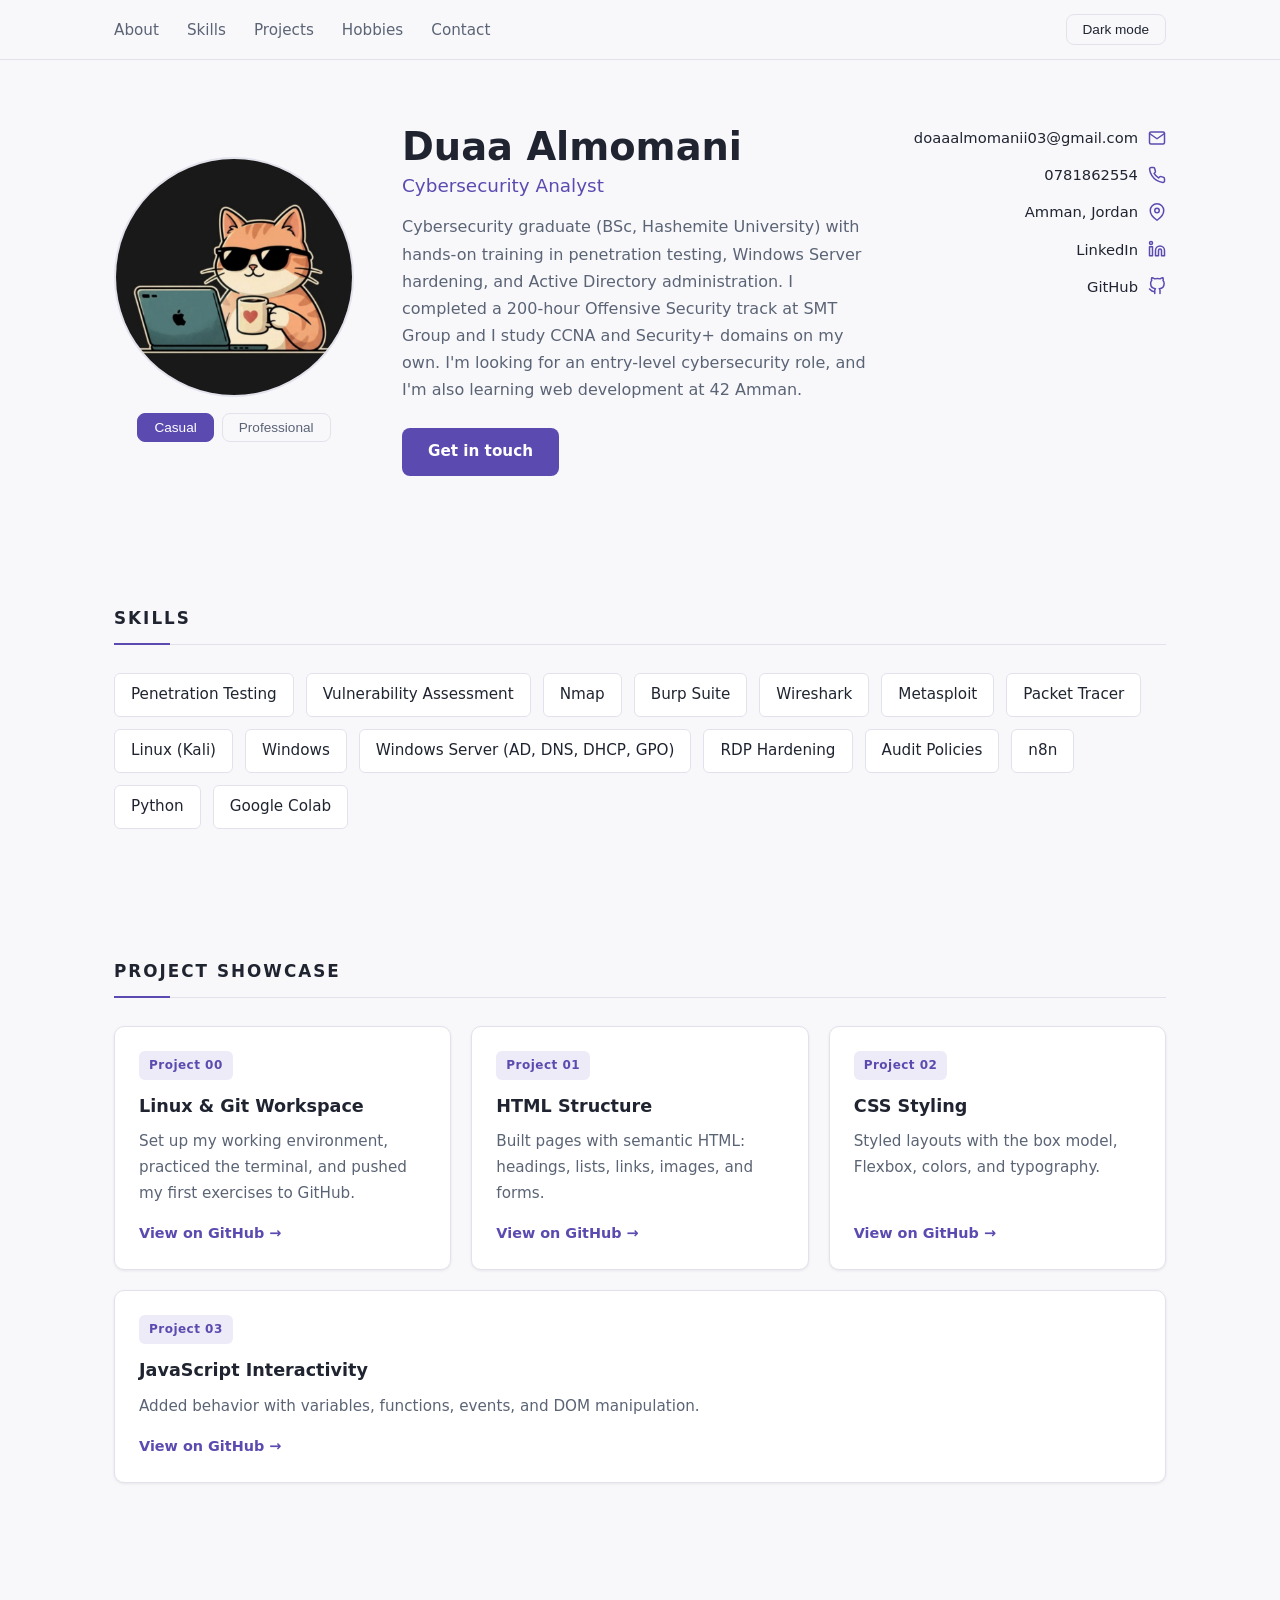
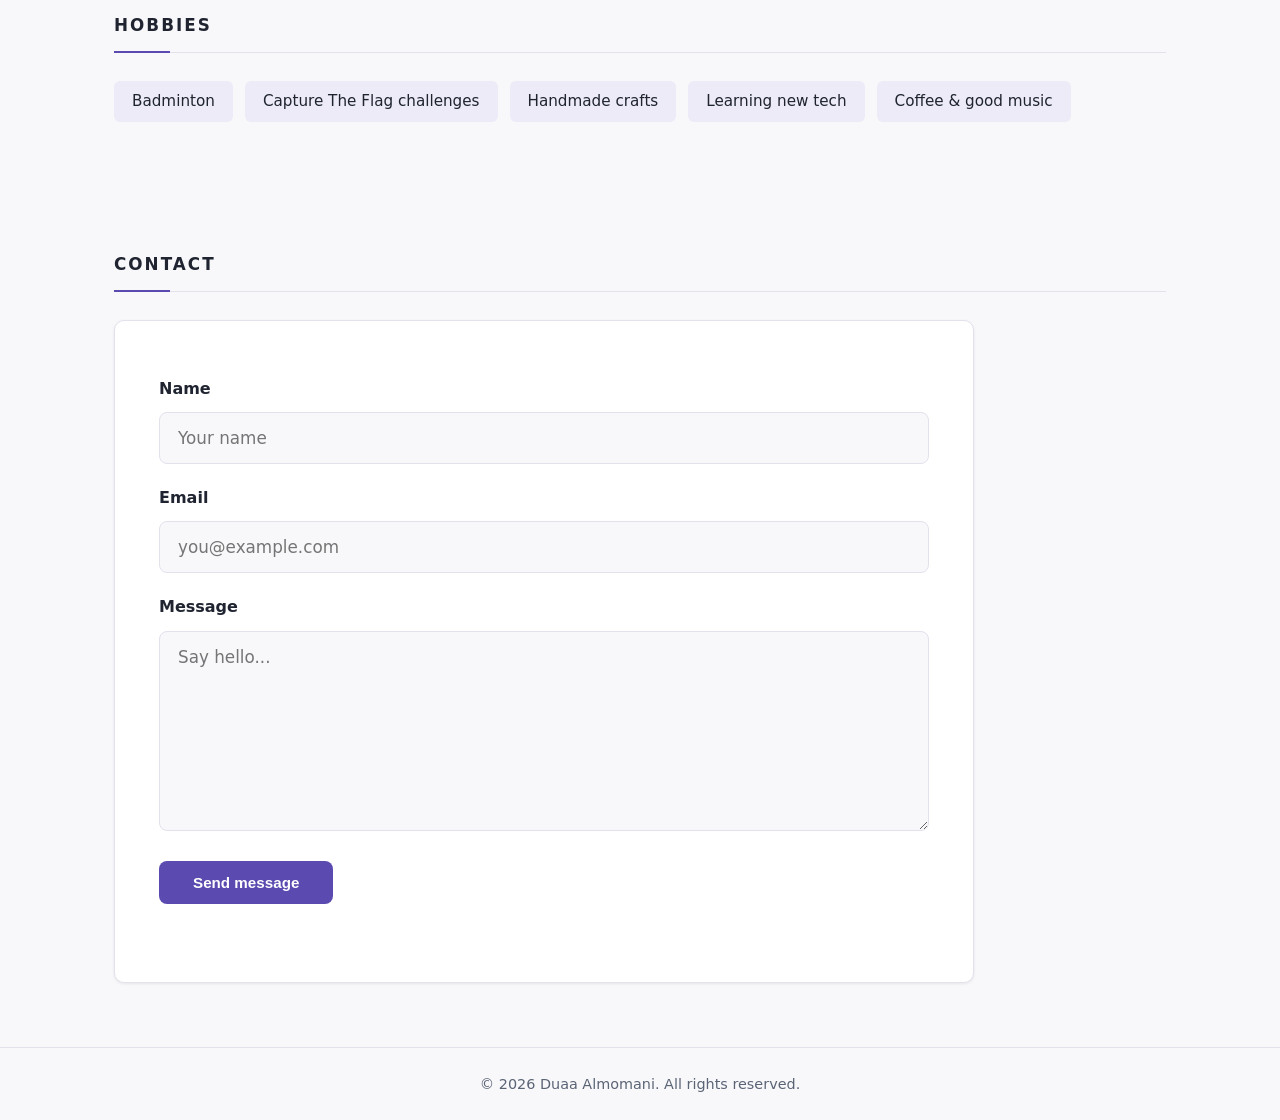
<file: bounce01/index.html>
<!DOCTYPE html>
<html lang="en" data-theme="light">
<head>
  <meta charset="UTF-8">
  <meta name="viewport" content="width=device-width, initial-scale=1.0">
  <meta name="description" content="Personal portfolio of Duaa Almomani, Cybersecurity Analyst">
  <title>Duaa Almomani | Portfolio</title>
  <link rel="stylesheet" href="style.css">
</head>
<body>

  <!-- ===== Header / Navbar ===== -->
  <header class="site-header">
    <nav class="navbar">
      <ul class="nav-links">
        <li><a href="#about">About</a></li>
        <li><a href="#skills">Skills</a></li>
        <li><a href="#projects">Projects</a></li>
        <li><a href="#hobbies">Hobbies</a></li>
        <li><a href="#contact">Contact</a></li>
      </ul>

      <button id="theme-toggle" class="theme-btn" type="button" aria-label="Switch theme">
        Dark mode
      </button>
    </nav>
  </header>

  <main>

    <!-- ===== About Me ===== -->
    <section id="about" class="section about">
      <div class="about-photo">
        <img src="assets/casual.jpg" alt="Duaa Almomani, casual photo" id="profile-photo">
	
	<div class="photo-switcher" role="group" aria-label="Choose profile photo style">
    	  <button type="button" class="photo-btn active" data-photo="casual" aria-pressed="true">Casual</button>
          <button type="button" class="photo-btn" data-photo="professional" aria-pressed="false">Professional</button>
  	</div>
      </div>

      <div class="about-text">

        <!-- Left: name, title, paragraph, button (stacked together) -->
        <div class="about-main">
          <h1>Duaa Almomani</h1>
          <h2>Cybersecurity Analyst</h2>
          <p>
            Cybersecurity graduate (BSc, Hashemite University) with hands-on training
            in penetration testing, Windows Server hardening, and Active Directory
            administration. I completed a 200-hour Offensive Security track at SMT Group
            and I study CCNA and Security+ domains on my own. I'm looking for an
            entry-level cybersecurity role, and I'm also learning web development
            at 42 Amman.
          </p>
          <a href="#contact" class="btn">Get in touch</a>
        </div>

        <!-- Right: contact info (icon on the far right, text on its left) -->
        <ul class="contact-info">
          <li>
            <a class="contact-item" href="mailto:doaaalmomanii03@gmail.com">
              <svg class="icon" width="18" height="18" viewBox="0 0 24 24" fill="none" stroke="currentColor" stroke-width="2" stroke-linecap="round" stroke-linejoin="round" aria-hidden="true">
                <path d="M4 4h16c1.1 0 2 .9 2 2v12c0 1.1-.9 2-2 2H4c-1.1 0-2-.9-2-2V6c0-1.1.9-2 2-2z"/>
                <polyline points="22,6 12,13 2,6"/>
              </svg>
              <span>doaaalmomanii03@gmail.com</span>
            </a>
          </li>
          <li>
            <a class="contact-item" href="tel:+962781862554">
              <svg class="icon" width="18" height="18" viewBox="0 0 24 24" fill="none" stroke="currentColor" stroke-width="2" stroke-linecap="round" stroke-linejoin="round" aria-hidden="true">
                <path d="M22 16.92v3a2 2 0 0 1-2.18 2 19.79 19.79 0 0 1-8.63-3.07 19.5 19.5 0 0 1-6-6 19.79 19.79 0 0 1-3.07-8.67A2 2 0 0 1 4.11 2h3a2 2 0 0 1 2 1.72 12.84 12.84 0 0 0 .7 2.81 2 2 0 0 1-.45 2.11L8.09 9.91a16 16 0 0 0 6 6l1.27-1.27a2 2 0 0 1 2.11-.45 12.84 12.84 0 0 0 2.81.7A2 2 0 0 1 22 16.92z"/>
              </svg>
              <span>0781862554</span>
            </a>
          </li>
          <li>
            <span class="contact-item">
              <svg class="icon" width="18" height="18" viewBox="0 0 24 24" fill="none" stroke="currentColor" stroke-width="2" stroke-linecap="round" stroke-linejoin="round" aria-hidden="true">
                <path d="M21 10c0 7-9 13-9 13s-9-6-9-13a9 9 0 0 1 18 0z"/>
                <circle cx="12" cy="10" r="3"/>
              </svg>
              <span>Amman, Jordan</span>
            </span>
          </li>
          <li>
            <a class="contact-item" href="https://www.linkedin.com/in/duaa-almomani-2b4b322b7" target="_blank" rel="noopener noreferrer">
              <svg class="icon" width="18" height="18" viewBox="0 0 24 24" fill="none" stroke="currentColor" stroke-width="2" stroke-linecap="round" stroke-linejoin="round" aria-hidden="true">
                <path d="M16 8a6 6 0 0 1 6 6v7h-4v-7a2 2 0 0 0-2-2 2 2 0 0 0-2 2v7h-4v-7a6 6 0 0 1 6-6z"/>
                <rect x="2" y="9" width="4" height="12"/>
                <circle cx="4" cy="4" r="2"/>
              </svg>
              <span>LinkedIn</span>
            </a>
          </li>
          <li>
            <a class="contact-item" href="https://github.com/DoaaAlmomani" target="_blank" rel="noopener noreferrer">
              <svg class="icon" width="18" height="18" viewBox="0 0 24 24" fill="none" stroke="currentColor" stroke-width="2" stroke-linecap="round" stroke-linejoin="round" aria-hidden="true">
                <path d="M9 19c-5 1.5-5-2.5-7-3m14 6v-3.87a3.37 3.37 0 0 0-.94-2.61c3.14-.35 6.44-1.54 6.44-7A5.44 5.44 0 0 0 20 4.77 5.07 5.07 0 0 0 19.91 1S18.73.65 16 2.48a13.38 13.38 0 0 0-7 0C6.27.65 5.09 1 5.09 1A5.07 5.07 0 0 0 5 4.77a5.44 5.44 0 0 0-1.5 3.78c0 5.42 3.3 6.61 6.44 7A3.37 3.37 0 0 0 9 18.13V22"/>
              </svg>
              <span>GitHub</span>
            </a>
          </li>
        </ul>

      </div>
    </section>

    <!-- ===== Skills ===== -->
    <section id="skills" class="section">
      <h2 class="section-title">Skills</h2>
      <ul class="skills-grid">
        <li class="skill-card">Penetration Testing</li>
        <li class="skill-card">Vulnerability Assessment</li>
        <li class="skill-card">Nmap</li>
        <li class="skill-card">Burp Suite</li>
        <li class="skill-card">Wireshark</li>
        <li class="skill-card">Metasploit</li>
        <li class="skill-card">Packet Tracer</li>
        <li class="skill-card">Linux (Kali)</li>
        <li class="skill-card">Windows</li>
        <li class="skill-card">Windows Server (AD, DNS, DHCP, GPO)</li>
        <li class="skill-card">RDP Hardening</li>
        <li class="skill-card">Audit Policies</li>
        <li class="skill-card">n8n</li>
        <li class="skill-card">Python</li>
        <li class="skill-card">Google Colab</li>
      </ul>
    </section>

    <!-- ===== Projects ===== -->
    <section id="projects" class="section">
      <h2 class="section-title">Project Showcase</h2>
      <div class="projects-grid">

        <a class="project-card" href="https://github.com/DoaaAlmomani/project00.git" target="_blank" rel="noopener noreferrer">
          <span class="project-tag">Project 00</span>
          <h3>Linux &amp; Git Workspace</h3>
          <p>Set up my working environment, practiced the terminal, and pushed my first exercises to GitHub.</p>
          <span class="project-more">View on GitHub →</span>
        </a>

        <a class="project-card" href="https://github.com/DoaaAlmomani/project01.git" target="_blank" rel="noopener noreferrer">
          <span class="project-tag">Project 01</span>
          <h3>HTML Structure</h3>
          <p>Built pages with semantic HTML: headings, lists, links, images, and forms.</p>
          <span class="project-more">View on GitHub →</span>
        </a>

        <a class="project-card" href="https://github.com/DoaaAlmomani/project02.git" target="_blank" rel="noopener noreferrer">
          <span class="project-tag">Project 02</span>
          <h3>CSS Styling</h3>
          <p>Styled layouts with the box model, Flexbox, colors, and typography.</p>
          <span class="project-more">View on GitHub →</span>
        </a>

        <a class="project-card" href="https://github.com/DoaaAlmomani/project03.git" target="_blank" rel="noopener noreferrer">
          <span class="project-tag">Project 03</span>
          <h3>JavaScript Interactivity</h3>
          <p>Added behavior with variables, functions, events, and DOM manipulation.</p>
          <span class="project-more">View on GitHub →</span>
        </a>

      </div>
    </section>

    <!-- ===== Hobbies ===== -->
    <section id="hobbies" class="section">
      <h2 class="section-title">Hobbies</h2>
      <ul class="hobbies-list">
        <li class="hobby-card">Badminton</li>
        <li class="hobby-card">Capture The Flag challenges</li>
        <li class="hobby-card">Handmade crafts</li>
        <li class="hobby-card">Learning new tech</li>
        <li class="hobby-card">Coffee &amp; good music</li>
      </ul>
    </section>

    <!-- ===== Contact ===== -->
    <section id="contact" class="section">
      <h2 class="section-title">Contact</h2>

      <form id="contact-form" class="contact-form">
        <label for="name">Name</label>
        <input type="text" id="name" name="name" placeholder="Your name" required>

        <label for="email">Email</label>
        <input type="email" id="email" name="email" placeholder="you@example.com" required>

        <label for="message">Message</label>
        <textarea id="message" name="message" rows="8" placeholder="Say hello..." required></textarea>

        <button type="submit" class="btn">Send message</button>
        <p id="form-status" class="form-status" role="status"></p>
      </form>
    </section>

  </main>

  <!-- ===== Footer ===== -->
  <footer class="site-footer">
    <p>&copy; 2026 Duaa Almomani. All rights reserved.</p>
  </footer>

  <script src="script.js"></script>
</body>
</html>
</file>
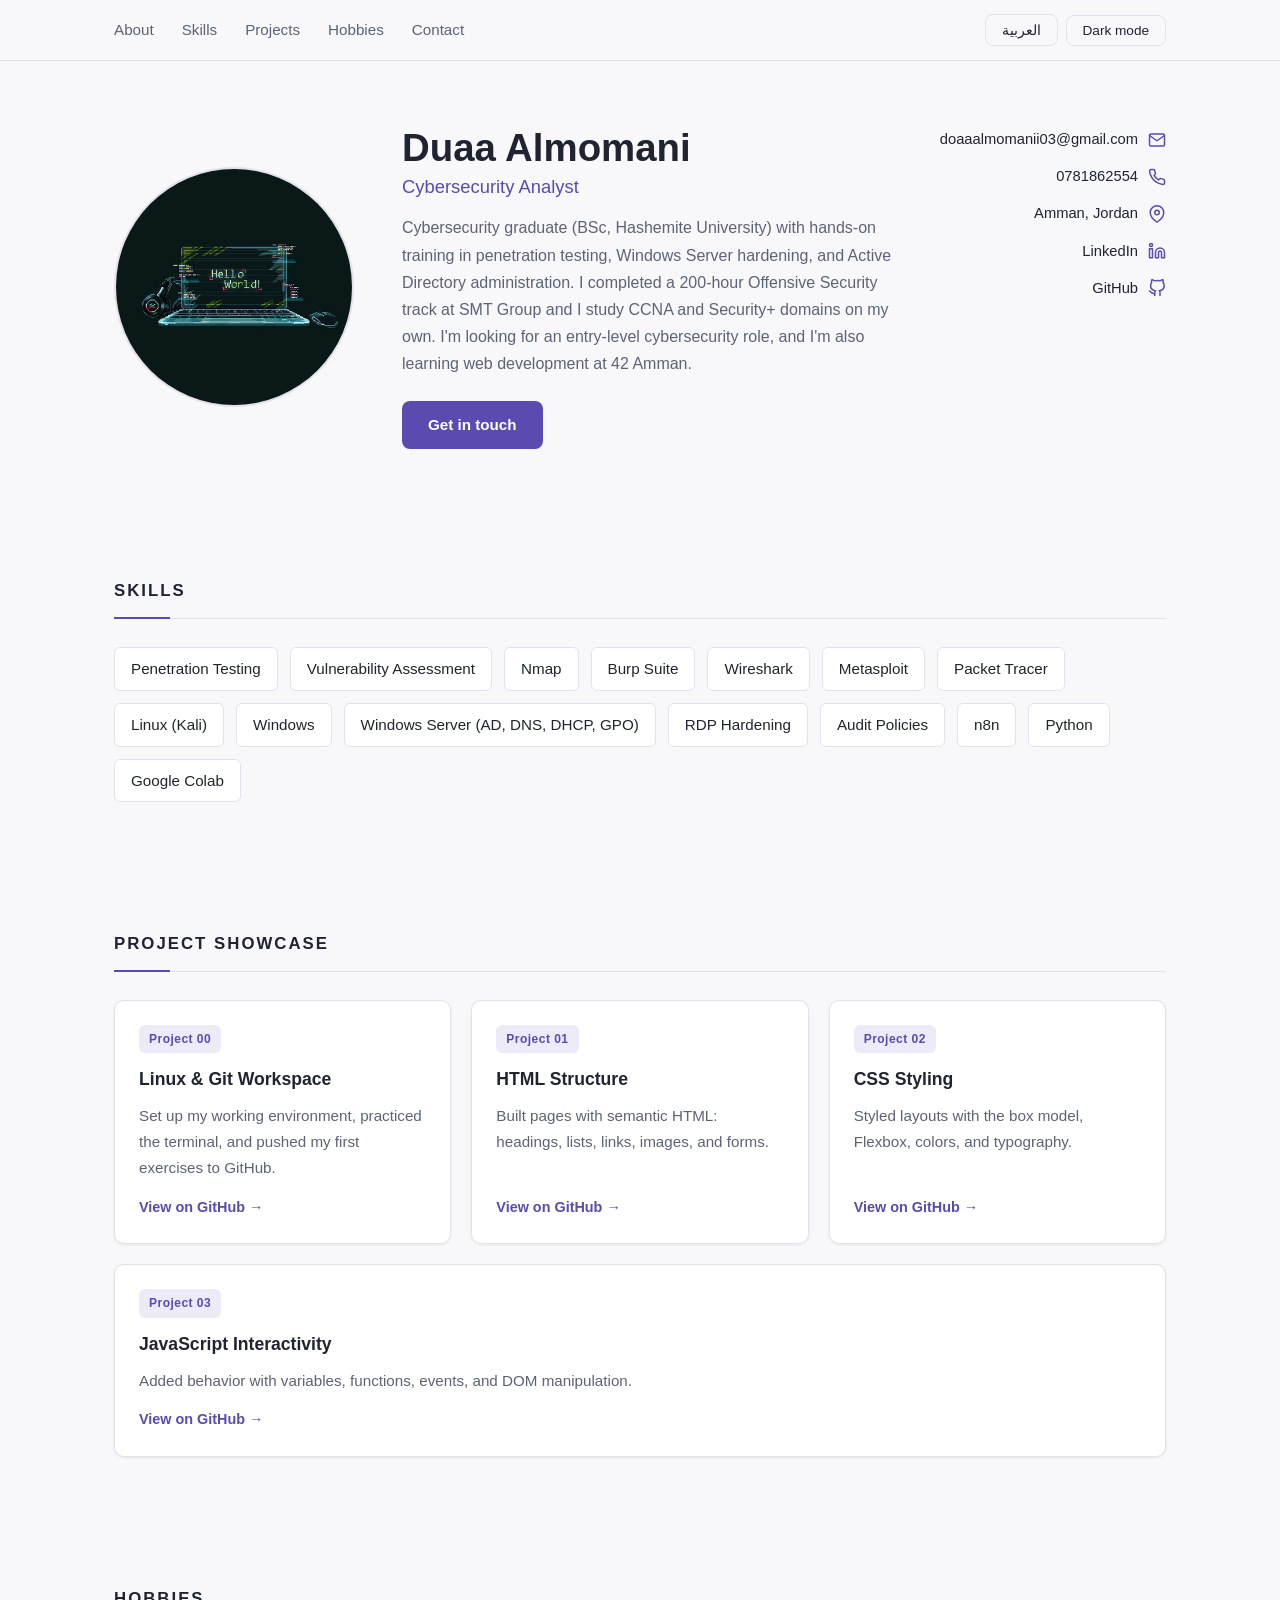
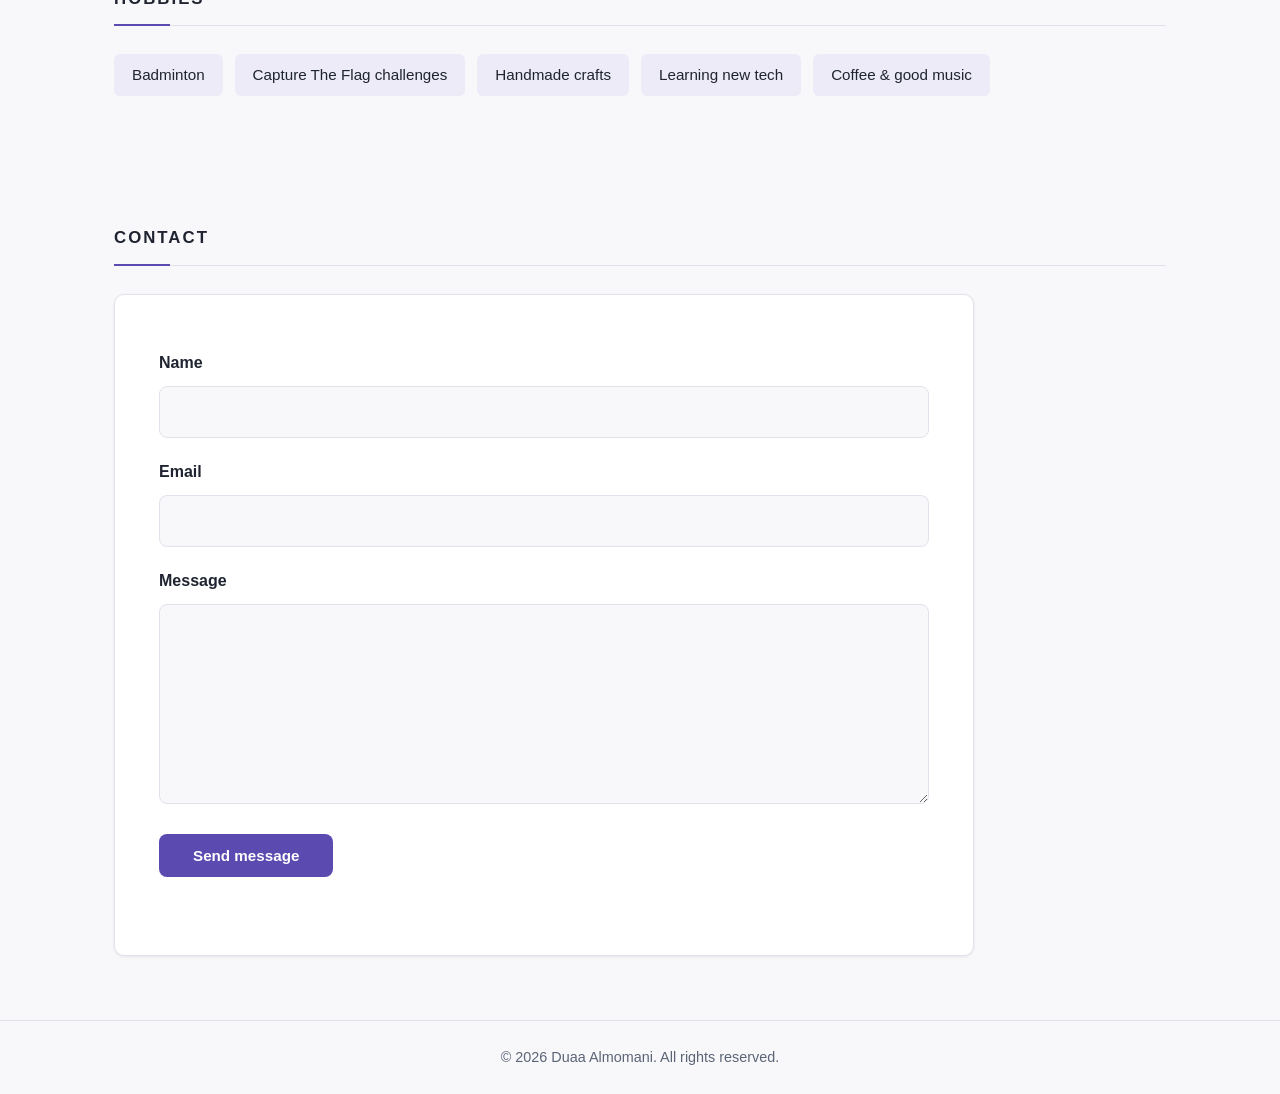
<file: bounce02/index.html>
<!DOCTYPE html>
<html lang="en" dir="ltr" data-theme="light">
<head>
  <meta charset="UTF-8">
  <meta name="viewport" content="width=device-width, initial-scale=1.0">
  <meta name="description" content="Personal portfolio of Duaa Almomani, Cybersecurity Analyst">
  <title data-i18n="title">Duaa Almomani | Portfolio</title>
  <link rel="stylesheet" href="style.css">
</head>
<body>

  <!-- ===== Header / Navbar ===== -->
  <header class="site-header">
    <nav class="navbar">
      <ul class="nav-links">
        <li><a href="#about" data-i18n="navAbout">About</a></li>
        <li><a href="#skills" data-i18n="navSkills">Skills</a></li>
        <li><a href="#projects" data-i18n="navProjects">Projects</a></li>
        <li><a href="#hobbies" data-i18n="navHobbies">Hobbies</a></li>
        <li><a href="#contact" data-i18n="navContact">Contact</a></li>
      </ul>

      <div class="nav-actions">
        <button id="lang-toggle" class="theme-btn" type="button" data-i18n="langButton">العربية</button>
        <button id="theme-toggle" class="theme-btn" type="button" aria-label="Switch theme">Dark mode</button>
      </div>
    </nav>
  </header>

  <main>

    <!-- ===== About Me ===== -->
    <section id="about" class="section about">
      <div class="about-photo">
        <img src="assets/profile.jpg" alt="Portrait of Duaa Almomani" id="profile-photo">
      </div>

      <div class="about-text">

        <!-- Main text: name, title, paragraph, button -->
        <div class="about-main">
          <h1 data-i18n="aboutName">Duaa Almomani</h1>
          <h2 data-i18n="aboutRole">Cybersecurity Analyst</h2>
          <p data-i18n="aboutText">Cybersecurity graduate (BSc, Hashemite University) with hands-on training in penetration testing, Windows Server hardening, and Active Directory administration. I completed a 200-hour Offensive Security track at SMT Group and I study CCNA and Security+ domains on my own. I'm looking for an entry-level cybersecurity role, and I'm also learning web development at 42 Amman.</p>
          <a href="#contact" class="btn" data-i18n="aboutButton">Get in touch</a>
        </div>

        <!-- Contact info -->
        <ul class="contact-info">
          <li>
            <a class="contact-item" href="mailto:doaaalmomanii03@gmail.com">
              <svg class="icon" width="18" height="18" viewBox="0 0 24 24" fill="none" stroke="currentColor" stroke-width="2" stroke-linecap="round" stroke-linejoin="round" aria-hidden="true">
                <path d="M4 4h16c1.1 0 2 .9 2 2v12c0 1.1-.9 2-2 2H4c-1.1 0-2-.9-2-2V6c0-1.1.9-2 2-2z"/>
                <polyline points="22,6 12,13 2,6"/>
              </svg>
              <span>doaaalmomanii03@gmail.com</span>
            </a>
          </li>
          <li>
            <a class="contact-item" href="tel:+962781862554">
              <svg class="icon" width="18" height="18" viewBox="0 0 24 24" fill="none" stroke="currentColor" stroke-width="2" stroke-linecap="round" stroke-linejoin="round" aria-hidden="true">
                <path d="M22 16.92v3a2 2 0 0 1-2.18 2 19.79 19.79 0 0 1-8.63-3.07 19.5 19.5 0 0 1-6-6 19.79 19.79 0 0 1-3.07-8.67A2 2 0 0 1 4.11 2h3a2 2 0 0 1 2 1.72 12.84 12.84 0 0 0 .7 2.81 2 2 0 0 1-.45 2.11L8.09 9.91a16 16 0 0 0 6 6l1.27-1.27a2 2 0 0 1 2.11-.45 12.84 12.84 0 0 0 2.81.7A2 2 0 0 1 22 16.92z"/>
              </svg>
              <span>0781862554</span>
            </a>
          </li>
          <li>
            <span class="contact-item">
              <svg class="icon" width="18" height="18" viewBox="0 0 24 24" fill="none" stroke="currentColor" stroke-width="2" stroke-linecap="round" stroke-linejoin="round" aria-hidden="true">
                <path d="M21 10c0 7-9 13-9 13s-9-6-9-13a9 9 0 0 1 18 0z"/>
                <circle cx="12" cy="10" r="3"/>
              </svg>
              <span data-i18n="contactLocation">Amman, Jordan</span>
            </span>
          </li>
          <li>
            <a class="contact-item" href="https://www.linkedin.com/in/duaa-almomani-2b4b322b7" target="_blank" rel="noopener noreferrer">
              <svg class="icon" width="18" height="18" viewBox="0 0 24 24" fill="none" stroke="currentColor" stroke-width="2" stroke-linecap="round" stroke-linejoin="round" aria-hidden="true">
                <path d="M16 8a6 6 0 0 1 6 6v7h-4v-7a2 2 0 0 0-2-2 2 2 0 0 0-2 2v7h-4v-7a6 6 0 0 1 6-6z"/>
                <rect x="2" y="9" width="4" height="12"/>
                <circle cx="4" cy="4" r="2"/>
              </svg>
              <span>LinkedIn</span>
            </a>
          </li>
          <li>
            <a class="contact-item" href="https://github.com/DoaaAlmomani" target="_blank" rel="noopener noreferrer">
              <svg class="icon" width="18" height="18" viewBox="0 0 24 24" fill="none" stroke="currentColor" stroke-width="2" stroke-linecap="round" stroke-linejoin="round" aria-hidden="true">
                <path d="M9 19c-5 1.5-5-2.5-7-3m14 6v-3.87a3.37 3.37 0 0 0-.94-2.61c3.14-.35 6.44-1.54 6.44-7A5.44 5.44 0 0 0 20 4.77 5.07 5.07 0 0 0 19.91 1S18.73.65 16 2.48a13.38 13.38 0 0 0-7 0C6.27.65 5.09 1 5.09 1A5.07 5.07 0 0 0 5 4.77a5.44 5.44 0 0 0-1.5 3.78c0 5.42 3.3 6.61 6.44 7A3.37 3.37 0 0 0 9 18.13V22"/>
              </svg>
              <span>GitHub</span>
            </a>
          </li>
        </ul>

      </div>
    </section>

    <!-- ===== Skills ===== -->
    <section id="skills" class="section">
      <h2 class="section-title" data-i18n="skillsTitle">Skills</h2>
      <ul class="skills-grid">
        <li class="skill-card" data-i18n="skillPentest">Penetration Testing</li>
        <li class="skill-card" data-i18n="skillVuln">Vulnerability Assessment</li>
        <li class="skill-card">Nmap</li>
        <li class="skill-card">Burp Suite</li>
        <li class="skill-card">Wireshark</li>
        <li class="skill-card">Metasploit</li>
        <li class="skill-card">Packet Tracer</li>
        <li class="skill-card">Linux (Kali)</li>
        <li class="skill-card">Windows</li>
        <li class="skill-card">Windows Server (AD, DNS, DHCP, GPO)</li>
        <li class="skill-card" data-i18n="skillRdp">RDP Hardening</li>
        <li class="skill-card" data-i18n="skillAudit">Audit Policies</li>
        <li class="skill-card">n8n</li>
        <li class="skill-card">Python</li>
        <li class="skill-card">Google Colab</li>
      </ul>
    </section>

    <!-- ===== Projects ===== -->
    <section id="projects" class="section">
      <h2 class="section-title" data-i18n="projectsTitle">Project Showcase</h2>
      <div class="projects-grid">

        <a class="project-card" href="https://github.com/DoaaAlmomani/project00.git" target="_blank" rel="noopener noreferrer">
          <span class="project-tag" data-i18n="p0Tag">Project 00</span>
          <h3 data-i18n="p0Title">Linux &amp; Git Workspace</h3>
          <p data-i18n="p0Text">Set up my working environment, practiced the terminal, and pushed my first exercises to GitHub.</p>
          <span class="project-more" data-i18n="viewGithub">View on GitHub →</span>
        </a>

        <a class="project-card" href="https://github.com/DoaaAlmomani/project01.git" target="_blank" rel="noopener noreferrer">
          <span class="project-tag" data-i18n="p1Tag">Project 01</span>
          <h3 data-i18n="p1Title">HTML Structure</h3>
          <p data-i18n="p1Text">Built pages with semantic HTML: headings, lists, links, images, and forms.</p>
          <span class="project-more" data-i18n="viewGithub">View on GitHub →</span>
        </a>

        <a class="project-card" href="https://github.com/DoaaAlmomani/project02.git" target="_blank" rel="noopener noreferrer">
          <span class="project-tag" data-i18n="p2Tag">Project 02</span>
          <h3 data-i18n="p2Title">CSS Styling</h3>
          <p data-i18n="p2Text">Styled layouts with the box model, Flexbox, colors, and typography.</p>
          <span class="project-more" data-i18n="viewGithub">View on GitHub →</span>
        </a>

        <a class="project-card" href="https://github.com/DoaaAlmomani/project03.git" target="_blank" rel="noopener noreferrer">
          <span class="project-tag" data-i18n="p3Tag">Project 03</span>
          <h3 data-i18n="p3Title">JavaScript Interactivity</h3>
          <p data-i18n="p3Text">Added behavior with variables, functions, events, and DOM manipulation.</p>
          <span class="project-more" data-i18n="viewGithub">View on GitHub →</span>
        </a>

      </div>
    </section>

    <!-- ===== Hobbies ===== -->
    <section id="hobbies" class="section">
      <h2 class="section-title" data-i18n="hobbiesTitle">Hobbies</h2>
      <ul class="hobbies-list">
        <li class="hobby-card" data-i18n="hobby1">Badminton</li>
        <li class="hobby-card" data-i18n="hobby2">Capture The Flag challenges</li>
        <li class="hobby-card" data-i18n="hobby3">Handmade crafts</li>
        <li class="hobby-card" data-i18n="hobby4">Learning new tech</li>
        <li class="hobby-card" data-i18n="hobby5">Coffee &amp; good music</li>
      </ul>
    </section>

    <!-- ===== Contact ===== -->
    <section id="contact" class="section">
      <h2 class="section-title" data-i18n="contactTitle">Contact</h2>

      <form id="contact-form" class="contact-form">
        <label for="name" data-i18n="labelName">Name</label>
        <input type="text" id="name" name="name" required>

        <label for="email" data-i18n="labelEmail">Email</label>
        <input type="email" id="email" name="email" required>

        <label for="message" data-i18n="labelMessage">Message</label>
        <textarea id="message" name="message" rows="8" required></textarea>

        <button type="submit" class="btn" data-i18n="sendButton">Send message</button>
        <p id="form-status" class="form-status" role="status"></p>
      </form>
    </section>

  </main>

  <!-- ===== Footer ===== -->
  <footer class="site-footer">
    <p data-i18n="footerText">&copy; 2026 Duaa Almomani. All rights reserved.</p>
  </footer>

  <script src="script.js"></script>
</body>
</html>
</file>
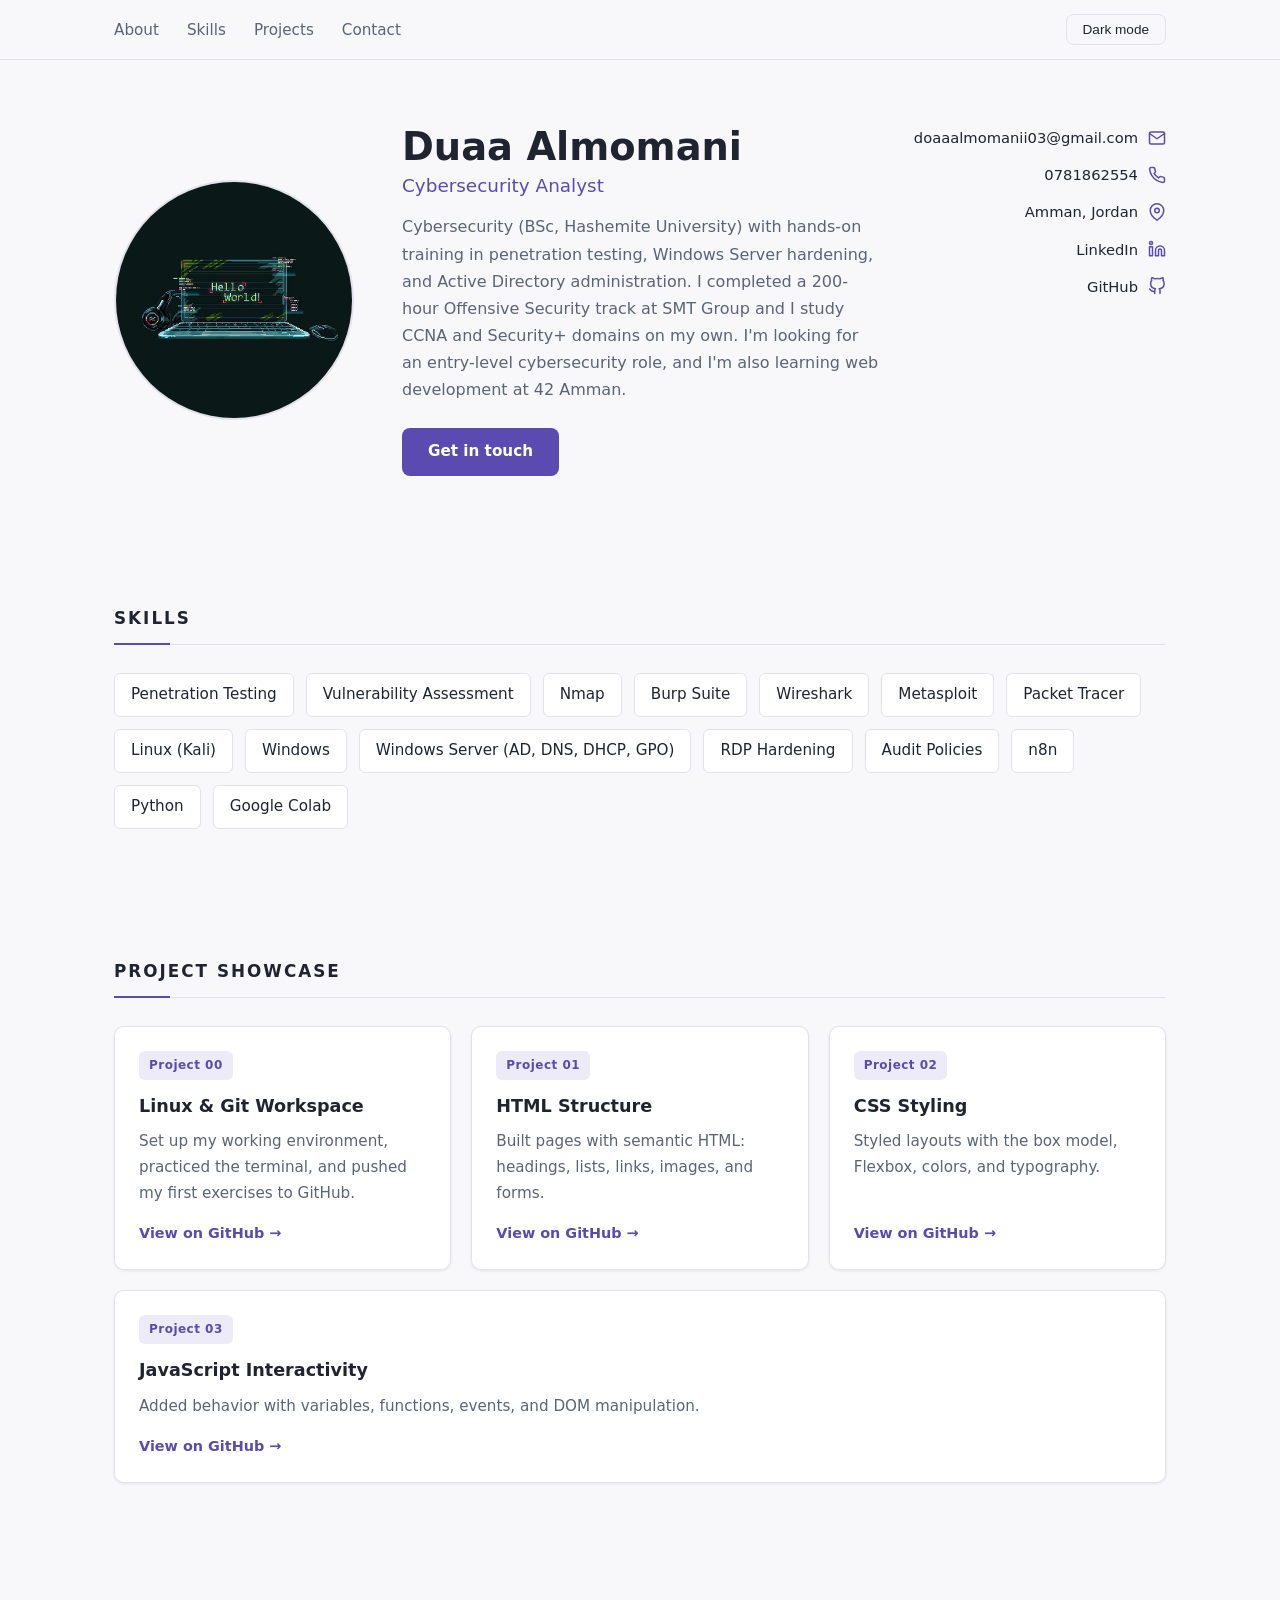
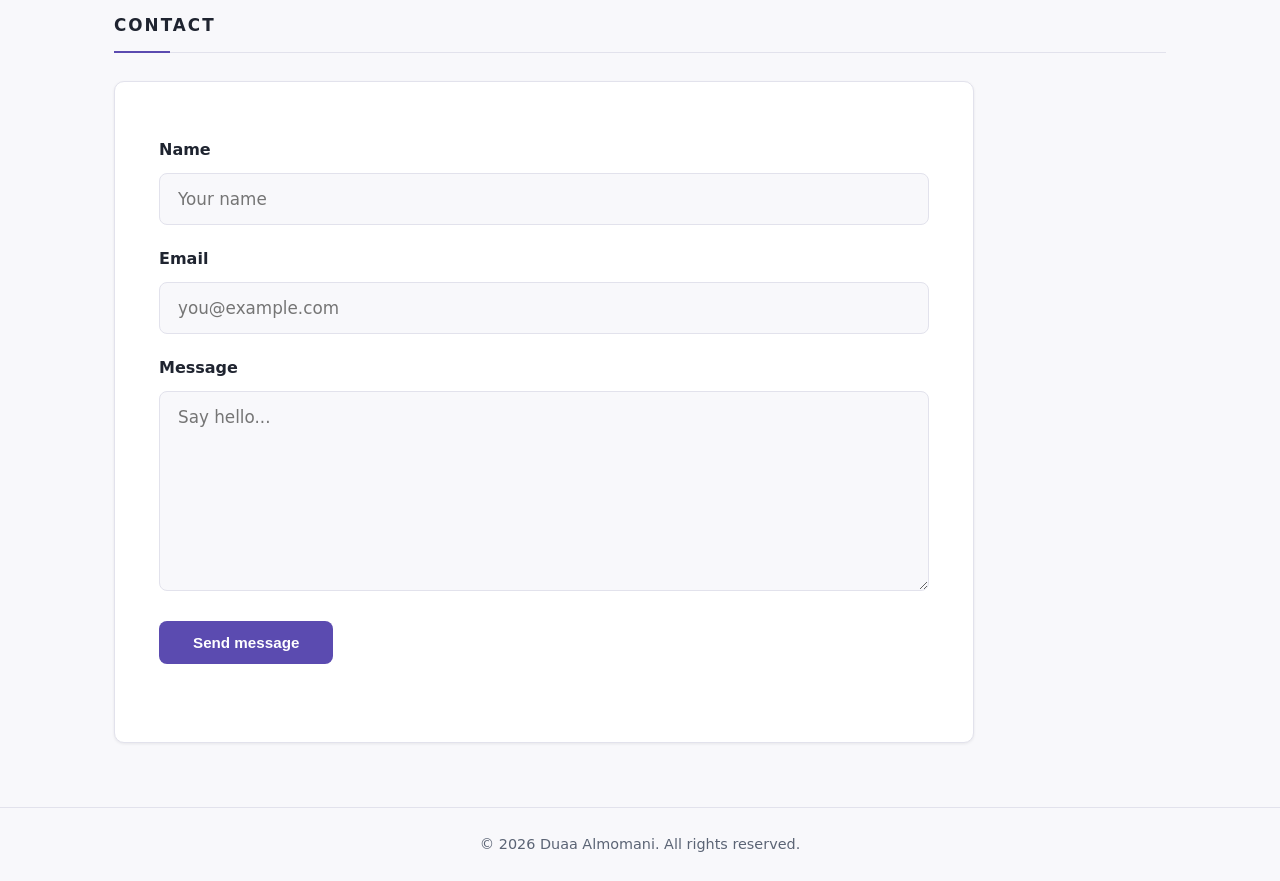
<file: ex00/index.html>
<!DOCTYPE html>
<html lang="en" data-theme="light">
<head>
  <meta charset="UTF-8">
  <meta name="viewport" content="width=device-width, initial-scale=1.0">
  <meta name="description" content="Personal portfolio of Duaa Almomani, Cybersecurity Analyst">
  <title>Duaa Almomani | Portfolio</title>
  <link rel="stylesheet" href="style.css">
</head>
<body>

  <!-- ===== Header / Navbar ===== -->
  <header class="site-header">
    <nav class="navbar">
      <ul class="nav-links">
        <li><a href="#about">About</a></li>
        <li><a href="#skills">Skills</a></li>
        <li><a href="#projects">Projects</a></li>
        <li><a href="#contact">Contact</a></li>
      </ul>

      <button id="theme-toggle" class="theme-btn" type="button" aria-label="Switch theme">
        Dark mode
      </button>
    </nav>
  </header>

  <main>

    <!-- ===== About Me ===== -->
    <section id="about" class="section about">
      <div class="about-photo">
        <img src="assets/profile.jpg" alt="Portrait of Duaa Almomani" id="profile-photo">
      </div>

      <div class="about-text">

        <!-- Left: name, title, paragraph, button (stacked together) -->
        <div class="about-main">
          <h1>Duaa Almomani</h1>
          <h2>Cybersecurity Analyst</h2>
          <p>
            Cybersecurity (BSc, Hashemite University) with hands-on training
            in penetration testing, Windows Server hardening, and Active Directory
            administration. I completed a 200-hour Offensive Security track at SMT Group
            and I study CCNA and Security+ domains on my own. I'm looking for an
            entry-level cybersecurity role, and I'm also learning web development
            at 42 Amman.
          </p>
          <a href="#contact" class="btn">Get in touch</a>
        </div>

        <!-- Right: contact info (icon on the far right, text on its left) -->
        <ul class="contact-info">
          <li>
            <a class="contact-item" href="mailto:doaaalmomanii03@gmail.com">
              <svg class="icon" width="18" height="18" viewBox="0 0 24 24" fill="none" stroke="currentColor" stroke-width="2" stroke-linecap="round" stroke-linejoin="round" aria-hidden="true">
                <path d="M4 4h16c1.1 0 2 .9 2 2v12c0 1.1-.9 2-2 2H4c-1.1 0-2-.9-2-2V6c0-1.1.9-2 2-2z"/>
                <polyline points="22,6 12,13 2,6"/>
              </svg>
              <span>doaaalmomanii03@gmail.com</span>
            </a>
          </li>
          <li>
            <a class="contact-item" href="tel:+962781862554">
              <svg class="icon" width="18" height="18" viewBox="0 0 24 24" fill="none" stroke="currentColor" stroke-width="2" stroke-linecap="round" stroke-linejoin="round" aria-hidden="true">
                <path d="M22 16.92v3a2 2 0 0 1-2.18 2 19.79 19.79 0 0 1-8.63-3.07 19.5 19.5 0 0 1-6-6 19.79 19.79 0 0 1-3.07-8.67A2 2 0 0 1 4.11 2h3a2 2 0 0 1 2 1.72 12.84 12.84 0 0 0 .7 2.81 2 2 0 0 1-.45 2.11L8.09 9.91a16 16 0 0 0 6 6l1.27-1.27a2 2 0 0 1 2.11-.45 12.84 12.84 0 0 0 2.81.7A2 2 0 0 1 22 16.92z"/>
              </svg>
              <span>0781862554</span>
            </a>
          </li>
          <li>
            <span class="contact-item">
              <svg class="icon" width="18" height="18" viewBox="0 0 24 24" fill="none" stroke="currentColor" stroke-width="2" stroke-linecap="round" stroke-linejoin="round" aria-hidden="true">
                <path d="M21 10c0 7-9 13-9 13s-9-6-9-13a9 9 0 0 1 18 0z"/>
                <circle cx="12" cy="10" r="3"/>
              </svg>
              <span>Amman, Jordan</span>
            </span>
          </li>
          <li>
            <a class="contact-item" href="https://www.linkedin.com/in/duaa-almomani-2b4b322b7" target="_blank" rel="noopener noreferrer">
              <svg class="icon" width="18" height="18" viewBox="0 0 24 24" fill="none" stroke="currentColor" stroke-width="2" stroke-linecap="round" stroke-linejoin="round" aria-hidden="true">
                <path d="M16 8a6 6 0 0 1 6 6v7h-4v-7a2 2 0 0 0-2-2 2 2 0 0 0-2 2v7h-4v-7a6 6 0 0 1 6-6z"/>
                <rect x="2" y="9" width="4" height="12"/>
                <circle cx="4" cy="4" r="2"/>
              </svg>
              <span>LinkedIn</span>
            </a>
          </li>
          <li>
            <a class="contact-item" href="https://github.com/DoaaAlmomani" target="_blank" rel="noopener noreferrer">
              <svg class="icon" width="18" height="18" viewBox="0 0 24 24" fill="none" stroke="currentColor" stroke-width="2" stroke-linecap="round" stroke-linejoin="round" aria-hidden="true">
                <path d="M9 19c-5 1.5-5-2.5-7-3m14 6v-3.87a3.37 3.37 0 0 0-.94-2.61c3.14-.35 6.44-1.54 6.44-7A5.44 5.44 0 0 0 20 4.77 5.07 5.07 0 0 0 19.91 1S18.73.65 16 2.48a13.38 13.38 0 0 0-7 0C6.27.65 5.09 1 5.09 1A5.07 5.07 0 0 0 5 4.77a5.44 5.44 0 0 0-1.5 3.78c0 5.42 3.3 6.61 6.44 7A3.37 3.37 0 0 0 9 18.13V22"/>
              </svg>
              <span>GitHub</span>
            </a>
          </li>
        </ul>

      </div>
    </section>

    <!-- ===== Skills ===== -->
    <section id="skills" class="section">
      <h2 class="section-title">Skills</h2>
      <ul class="skills-grid">
        <li class="skill-card">Penetration Testing</li>
        <li class="skill-card">Vulnerability Assessment</li>
        <li class="skill-card">Nmap</li>
        <li class="skill-card">Burp Suite</li>
        <li class="skill-card">Wireshark</li>
        <li class="skill-card">Metasploit</li>
        <li class="skill-card">Packet Tracer</li>
        <li class="skill-card">Linux (Kali)</li>
        <li class="skill-card">Windows</li>
        <li class="skill-card">Windows Server (AD, DNS, DHCP, GPO)</li>
        <li class="skill-card">RDP Hardening</li>
        <li class="skill-card">Audit Policies</li>
        <li class="skill-card">n8n</li>
        <li class="skill-card">Python</li>
        <li class="skill-card">Google Colab</li>
      </ul>
    </section>

    <!-- ===== Projects ===== -->
    <section id="projects" class="section">
      <h2 class="section-title">Project Showcase</h2>
      <div class="projects-grid">

        <a class="project-card" href="https://github.com/DoaaAlmomani/project00.git" target="_blank" rel="noopener noreferrer">
          <span class="project-tag">Project 00</span>
          <h3>Linux &amp; Git Workspace</h3>
          <p>Set up my working environment, practiced the terminal, and pushed my first exercises to GitHub.</p>
          <span class="project-more">View on GitHub →</span>
        </a>

        <a class="project-card" href="https://github.com/DoaaAlmomani/project01.git" target="_blank" rel="noopener noreferrer">
          <span class="project-tag">Project 01</span>
          <h3>HTML Structure</h3>
          <p>Built pages with semantic HTML: headings, lists, links, images, and forms.</p>
          <span class="project-more">View on GitHub →</span>
        </a>

        <a class="project-card" href="https://github.com/DoaaAlmomani/project02.git" target="_blank" rel="noopener noreferrer">
          <span class="project-tag">Project 02</span>
          <h3>CSS Styling</h3>
          <p>Styled layouts with the box model, Flexbox, colors, and typography.</p>
          <span class="project-more">View on GitHub →</span>
        </a>

        <a class="project-card" href="https://github.com/DoaaAlmomani/project03.git" target="_blank" rel="noopener noreferrer">
          <span class="project-tag">Project 03</span>
          <h3>JavaScript Interactivity</h3>
          <p>Added behavior with variables, functions, events, and DOM manipulation.</p>
          <span class="project-more">View on GitHub →</span>
        </a>

      </div>
    </section>

    <!-- ===== Contact ===== -->
    <section id="contact" class="section">
      <h2 class="section-title">Contact</h2>

      <form id="contact-form" class="contact-form">
        <label for="name">Name</label>
        <input type="text" id="name" name="name" placeholder="Your name" required>

        <label for="email">Email</label>
        <input type="email" id="email" name="email" placeholder="you@example.com" required>

        <label for="message">Message</label>
        <textarea id="message" name="message" rows="8" placeholder="Say hello..." required></textarea>

        <button type="submit" class="btn">Send message</button>
        <p id="form-status" class="form-status" role="status"></p>
      </form>
    </section>

  </main>

  <!-- ===== Footer ===== -->
  <footer class="site-footer">
    <p>&copy; 2026 Duaa Almomani. All rights reserved.</p>
  </footer>

  <script src="script.js"></script>
</body>
</html>
</file>
<file: bounce01/style.css>
/* ===== 1. Theme variables ===== */
:root {
  --bg: #f8f8fb;
  --surface: #ffffff;
  --text: #1f2430;
  --muted: #5b6475;
  --accent: #5b4bb0;
  --accent-soft: #ecebf7;
  --on-accent: #ffffff;
  --border: #e2e2ec;
  --shadow: 0 1px 3px rgba(20, 20, 40, 0.08);
  --radius: 10px;
}

/* Dark theme: same variable names, new values */
[data-theme="dark"] {
  --bg: #1f1b2b;
  --surface: #2a2538;
  --text: #ece7f5;
  --muted: #a69fb8;
  --accent: #b9a7e8;
  --accent-soft: #3b3250;
  --on-accent: #1f1b2b;
  --border: #3a3450;
  --shadow: 0 1px 3px rgba(0, 0, 0, 0.35);
}

/* ===== 2. Reset & base ===== */
* {
  margin: 0;
  padding: 0;
  box-sizing: border-box;
}

html {
  scroll-behavior: smooth;
}

body {
  font-family: "Segoe UI", system-ui, -apple-system, Arial, sans-serif;
  background-color: var(--bg);
  color: var(--text);
  line-height: 1.7;
  transition: background-color 0.4s ease, color 0.4s ease;
}

a {
  color: inherit;
  text-decoration: none;
}

ul {
  list-style: none;
}

img {
  max-width: 100%;
  display: block;
}

/* ===== 3. Navbar ===== */
.site-header {
  position: sticky;
  top: 0;
  z-index: 10;
  background-color: var(--bg);
  border-bottom: 1px solid var(--border);
  transition: background-color 0.4s ease;
}

.navbar {
  max-width: 1100px;
  margin: 0 auto;
  padding: 14px 24px;
  display: flex;
  align-items: center;
  justify-content: space-between;
  gap: 16px;
}

.nav-links {
  display: flex;
  gap: 28px;
}

.nav-links a {
  color: var(--muted);
  font-weight: 500;
  font-size: 0.95rem;
  transition: color 0.3s ease;
}

.nav-links a:hover {
  color: var(--accent);
}

.theme-btn {
  background-color: transparent;
  color: var(--text);
  border: 1px solid var(--border);
  padding: 7px 16px;
  border-radius: 8px;
  font-size: 0.85rem;
  font-weight: 500;
  cursor: pointer;
  transition: border-color 0.3s ease, color 0.3s ease;
}

.theme-btn:hover {
  border-color: var(--accent);
  color: var(--accent);
}

/* ===== 4. Sections ===== */
.section {
  max-width: 1100px;
  margin: 0 auto;
  padding: 64px 24px;
}

.section-title {
  position: relative;
  font-size: 1.05rem;
  text-transform: uppercase;
  letter-spacing: 0.12em;
  padding-bottom: 12px;
  margin-bottom: 28px;
  border-bottom: 1px solid var(--border);
}

.section-title::after {
  content: "";
  position: absolute;
  inset-inline-start: 0;
  bottom: -1px;
  width: 56px;
  height: 2px;
  background-color: var(--accent);
}

/* ===== 5. About ===== */
.about {
  display: flex;
  align-items: center;
  gap: 48px;
}

.about-photo {
  flex: 0 0 240px;
}

.about-photo img {
  width: 240px;
  height: 240px;
  object-fit: cover;
  border-radius: 50%;
  border: 2px solid var(--border);
  background-color: var(--accent-soft);
}

/* Two columns: main text (left) + contact info (right) */
.about-text {
  flex: 1;
  display: flex;
  justify-content: space-between;
  align-items: flex-start;
  gap: 32px;
}

.about-main {
  flex: 1;
  min-width: 0;
}

.about-main h1 {
  font-size: 2.4rem;
  line-height: 1.2;
}

.about-main h2 {
  font-size: 1.15rem;
  font-weight: 500;
  color: var(--accent);
  margin-bottom: 12px;
}

.about-main p {
  color: var(--muted);
  margin-bottom: 24px;
}

/* ===== 6. Buttons ===== */
.btn {
  display: inline-block;
  background-color: var(--accent);
  color: var(--on-accent);
  border: none;
  padding: 11px 26px;
  border-radius: 8px;
  font-size: 0.95rem;
  font-weight: 600;
  cursor: pointer;
  transition: transform 0.2s ease, opacity 0.2s ease;
}

.btn:hover {
  transform: translateY(-2px);
  opacity: 0.92;
}

/* ===== 7. Skills ===== */
.skills-grid {
  display: flex;
  flex-wrap: wrap;
  gap: 12px;
}

.skill-card {
  background-color: var(--surface);
  border: 1px solid var(--border);
  padding: 8px 16px;
  border-radius: 6px;
  font-size: 0.95rem;
  transition: border-color 0.3s ease, background-color 0.4s ease;
}

.skill-card:hover {
  border-color: var(--accent);
}

/* ===== 8. Projects ===== */
.projects-grid {
  display: flex;
  flex-wrap: wrap;
  gap: 20px;
}

.project-card {
  display: flex;
  flex-direction: column;
  flex: 1 1 280px;
  background-color: var(--surface);
  border: 1px solid var(--border);
  border-radius: var(--radius);
  padding: 24px;
  box-shadow: var(--shadow);
  transition: transform 0.25s ease, border-color 0.3s ease, background-color 0.4s ease;
}

.project-card:hover {
  transform: translateY(-4px);
  border-color: var(--accent);
}

.project-tag {
  align-self: flex-start;
  background-color: var(--accent-soft);
  color: var(--accent);
  font-size: 0.75rem;
  font-weight: 700;
  letter-spacing: 0.04em;
  padding: 4px 10px;
  border-radius: 6px;
  margin-bottom: 12px;
}

.project-card h3 {
  font-size: 1.1rem;
  margin-bottom: 8px;
}

.project-card p {
  color: var(--muted);
  font-size: 0.95rem;
}

.project-more {
  margin-top: auto;
  padding-top: 14px;
  color: var(--accent);
  font-weight: 600;
  font-size: 0.9rem;
}

/* ===== 9. Hobbies ===== */
.hobbies-list {
  display: flex;
  flex-wrap: wrap;
  gap: 12px;
}

.hobby-card {
  background-color: var(--accent-soft);
  padding: 8px 18px;
  border-radius: 6px;
  font-size: 0.95rem;
  transition: background-color 0.4s ease;
}

/* ===== 10. Contact info (top right of the About section) ===== */
.contact-info {
  display: flex;
  flex-direction: column;
  align-items: flex-end;   /* push every row to the right edge */
  gap: 10px;
  flex-shrink: 0;
}

.contact-item {
  display: inline-flex;
  flex-direction: row-reverse;   /* icon (first in HTML) goes to the right, text to its left */
  align-items: center;
  gap: 10px;
  text-align: right;
  color: var(--text);
  font-size: 0.92rem;
  line-height: 1.3;
  transition: color 0.3s ease;
}

a.contact-item:hover {
  color: var(--accent);
}

.contact-item .icon {
  flex-shrink: 0;
  color: var(--accent);
}

/* ===== 11. Contact form ===== */
.contact-form {
  width: 100%;
  max-width: 860px;
  display: flex;
  flex-direction: column;
  gap: 10px;
  background-color: var(--surface);
  padding: 44px;
  border-radius: var(--radius);
  border: 1px solid var(--border);
  box-shadow: var(--shadow);
  transition: background-color 0.4s ease;
}

.contact-form label {
  font-weight: 600;
  font-size: 1rem;
  margin-top: 10px;
}

.contact-form input,
.contact-form textarea {
  font-family: inherit;
  font-size: 1.05rem;
  padding: 15px 18px;
  border: 1px solid var(--border);
  border-radius: 8px;
  background-color: var(--bg);
  color: var(--text);
  resize: vertical;
}

.contact-form textarea {
  min-height: 200px;
}

.contact-form input:focus,
.contact-form textarea:focus {
  outline: 2px solid var(--accent);
  border-color: transparent;
}

.contact-form .btn {
  margin-top: 20px;
  align-self: flex-start;
  padding: 13px 34px;
}

.form-status {
  color: var(--accent);
  font-weight: 600;
  min-height: 1.5em;
}

/* ===== 12. Footer ===== */
.site-footer {
  text-align: center;
  padding: 24px;
  color: var(--muted);
  font-size: 0.9rem;
  border-top: 1px solid var(--border);
}

/* ===== 13. Responsive (media queries) ===== */
@media (max-width: 900px) {
  /* Not enough width for two columns: contact info goes under the text */
  .about-text {
    flex-direction: column;
    align-items: flex-start;
    gap: 24px;
  }

  .about-main {
    width: 100%;
  }

  .contact-info {
    flex-direction: row;
    flex-wrap: wrap;
    align-items: center;
    gap: 8px 24px;
  }

  .contact-item {
    flex-direction: row;   /* icon back on the left of its text */
    text-align: left;
  }
}

@media (max-width: 768px) {
  .navbar {
    flex-wrap: wrap;
    justify-content: center;
  }

  .nav-links {
    order: 3;
    width: 100%;
    justify-content: center;
    flex-wrap: wrap;
    gap: 16px;
  }

  .about {
    flex-direction: column;
    text-align: center;
    gap: 28px;
  }

  .about-photo {
    flex: none;
  }

  .about-photo img {
    width: 200px;
    height: 200px;
  }

  .about-text {
    align-items: center;
  }

  .about-main h1 {
    font-size: 2rem;
  }

  .contact-info {
    justify-content: center;
  }

  .section {
    padding: 48px 20px;
  }
}

@media (max-width: 480px) {
  .contact-form {
    padding: 24px;
  }
}
/* ===== Bounce 01: Profile photo switcher ===== */
.about-photo {
  display: flex;
  flex-direction: column;
  align-items: center;
  gap: 16px;
}

.about-photo img {
  transition: opacity 0.3s ease;
}

.about-photo img.fade-out {
  opacity: 0;
}

.photo-switcher {
  display: flex;
  gap: 8px;
}

.photo-btn {
  background-color: transparent;
  color: var(--muted);
  border: 1px solid var(--border);
  padding: 6px 16px;
  border-radius: 8px;
  font-size: 0.85rem;
  font-weight: 500;
  cursor: pointer;
  transition: background-color 0.3s ease, border-color 0.3s ease, color 0.3s ease;
}

.photo-btn:hover {
  border-color: var(--accent);
  color: var(--accent);
}

.photo-btn.active {
  background-color: var(--accent);
  border-color: var(--accent);
  color: var(--on-accent);
}
</file>
<file: bounce02/style.css>
/* ===== 1. Theme variables ===== */
:root {
  --bg: #f8f8fb;
  --surface: #ffffff;
  --text: #1f2430;
  --muted: #5b6475;
  --accent: #5b4bb0;
  --accent-soft: #ecebf7;
  --on-accent: #ffffff;
  --border: #e2e2ec;
  --shadow: 0 1px 3px rgba(20, 20, 40, 0.08);
  --radius: 10px;
}

/* Dark theme: same variable names, new values */
[data-theme="dark"] {
  --bg: #1f1b2b;
  --surface: #2a2538;
  --text: #ece7f5;
  --muted: #a69fb8;
  --accent: #b9a7e8;
  --accent-soft: #3b3250;
  --on-accent: #1f1b2b;
  --border: #3a3450;
  --shadow: 0 1px 3px rgba(0, 0, 0, 0.35);
}

/* ===== 2. Reset & base ===== */
* {
  margin: 0;
  padding: 0;
  box-sizing: border-box;
}

html {
  scroll-behavior: smooth;
}

body {
  font-family: "Segoe UI", Tahoma, "Noto Sans Arabic", Arial, sans-serif;
  background-color: var(--bg);
  color: var(--text);
  line-height: 1.7;
  transition: background-color 0.4s ease, color 0.4s ease;
}

a {
  color: inherit;
  text-decoration: none;
}

ul {
  list-style: none;
}

img {
  max-width: 100%;
  display: block;
}

/* ===== 3. Navbar ===== */
.site-header {
  position: sticky;
  top: 0;
  z-index: 10;
  background-color: var(--bg);
  border-bottom: 1px solid var(--border);
  transition: background-color 0.4s ease;
}

.navbar {
  max-width: 1100px;
  margin: 0 auto;
  padding: 14px 24px;
  display: flex;
  align-items: center;
  justify-content: space-between;
  gap: 16px;
}

.nav-links {
  display: flex;
  gap: 28px;
}

.nav-links a {
  color: var(--muted);
  font-weight: 500;
  font-size: 0.95rem;
  transition: color 0.3s ease;
}

.nav-links a:hover {
  color: var(--accent);
}

.nav-actions {
  display: flex;
  align-items: center;
  gap: 8px;
}

.theme-btn {
  background-color: transparent;
  color: var(--text);
  border: 1px solid var(--border);
  padding: 7px 16px;
  border-radius: 8px;
  font-family: inherit;
  font-size: 0.85rem;
  font-weight: 500;
  cursor: pointer;
  transition: border-color 0.3s ease, color 0.3s ease;
}

.theme-btn:hover {
  border-color: var(--accent);
  color: var(--accent);
}

/* ===== 4. Sections ===== */
.section {
  max-width: 1100px;
  margin: 0 auto;
  padding: 64px 24px;
}

.section-title {
  position: relative;
  font-size: 1.05rem;
  text-transform: uppercase;
  letter-spacing: 0.12em;
  padding-bottom: 12px;
  margin-bottom: 28px;
  border-bottom: 1px solid var(--border);
}

/* "inline-start" follows the text direction (left in English, right in Arabic) */
.section-title::after {
  content: "";
  position: absolute;
  inset-inline-start: 0;
  bottom: -1px;
  width: 56px;
  height: 2px;
  background-color: var(--accent);
}

/* ===== 5. About ===== */
.about {
  display: flex;
  align-items: center;
  gap: 48px;
}

.about-photo {
  flex: 0 0 240px;
}

.about-photo img {
  width: 240px;
  height: 240px;
  object-fit: cover;
  border-radius: 50%;
  border: 2px solid var(--border);
  background-color: var(--accent-soft);
}

/* Two columns: main text + contact info */
.about-text {
  flex: 1;
  display: flex;
  justify-content: space-between;
  align-items: flex-start;
  gap: 32px;
}

.about-main {
  flex: 1;
  min-width: 0;
}

.about-main h1 {
  font-size: 2.4rem;
  line-height: 1.2;
}

.about-main h2 {
  font-size: 1.15rem;
  font-weight: 500;
  color: var(--accent);
  margin-bottom: 12px;
}

.about-main p {
  color: var(--muted);
  margin-bottom: 24px;
}

/* ===== 6. Buttons ===== */
.btn {
  display: inline-block;
  background-color: var(--accent);
  color: var(--on-accent);
  border: none;
  padding: 11px 26px;
  border-radius: 8px;
  font-family: inherit;
  font-size: 0.95rem;
  font-weight: 600;
  cursor: pointer;
  transition: transform 0.2s ease, opacity 0.2s ease;
}

.btn:hover {
  transform: translateY(-2px);
  opacity: 0.92;
}

/* ===== 7. Skills ===== */
.skills-grid {
  display: flex;
  flex-wrap: wrap;
  gap: 12px;
}

.skill-card {
  background-color: var(--surface);
  border: 1px solid var(--border);
  padding: 8px 16px;
  border-radius: 6px;
  font-size: 0.95rem;
  transition: border-color 0.3s ease, background-color 0.4s ease;
}

.skill-card:hover {
  border-color: var(--accent);
}

/* ===== 8. Projects ===== */
.projects-grid {
  display: flex;
  flex-wrap: wrap;
  gap: 20px;
}

.project-card {
  display: flex;
  flex-direction: column;
  flex: 1 1 280px;
  background-color: var(--surface);
  border: 1px solid var(--border);
  border-radius: var(--radius);
  padding: 24px;
  box-shadow: var(--shadow);
  transition: transform 0.25s ease, border-color 0.3s ease, background-color 0.4s ease;
}

.project-card:hover {
  transform: translateY(-4px);
  border-color: var(--accent);
}

.project-tag {
  align-self: flex-start;
  background-color: var(--accent-soft);
  color: var(--accent);
  font-size: 0.75rem;
  font-weight: 700;
  letter-spacing: 0.04em;
  padding: 4px 10px;
  border-radius: 6px;
  margin-bottom: 12px;
}

.project-card h3 {
  font-size: 1.1rem;
  margin-bottom: 8px;
}

.project-card p {
  color: var(--muted);
  font-size: 0.95rem;
}

.project-more {
  margin-top: auto;
  padding-top: 14px;
  color: var(--accent);
  font-weight: 600;
  font-size: 0.9rem;
}

/* ===== 9. Hobbies ===== */
.hobbies-list {
  display: flex;
  flex-wrap: wrap;
  gap: 12px;
}

.hobby-card {
  background-color: var(--accent-soft);
  padding: 8px 18px;
  border-radius: 6px;
  font-size: 0.95rem;
  transition: background-color 0.4s ease;
}

/* ===== 10. Contact info (next to the About text) ===== */
.contact-info {
  display: flex;
  flex-direction: column;
  align-items: flex-end;   /* end of the line: right in English, left in Arabic */
  gap: 10px;
  flex-shrink: 0;
}

.contact-item {
  display: inline-flex;
  flex-direction: row-reverse;   /* icon (first in HTML) sits at the outer edge, text next to it */
  align-items: center;
  gap: 10px;
  text-align: end;
  color: var(--text);
  font-size: 0.92rem;
  line-height: 1.3;
  transition: color 0.3s ease;
}

a.contact-item:hover {
  color: var(--accent);
}

.contact-item .icon {
  flex-shrink: 0;
  color: var(--accent);
}

/* ===== 11. Contact form ===== */
.contact-form {
  width: 100%;
  max-width: 860px;
  display: flex;
  flex-direction: column;
  gap: 10px;
  background-color: var(--surface);
  padding: 44px;
  border-radius: var(--radius);
  border: 1px solid var(--border);
  box-shadow: var(--shadow);
  transition: background-color 0.4s ease;
}

.contact-form label {
  font-weight: 600;
  font-size: 1rem;
  margin-top: 10px;
}

.contact-form input,
.contact-form textarea {
  font-family: inherit;
  font-size: 1.05rem;
  padding: 15px 18px;
  border: 1px solid var(--border);
  border-radius: 8px;
  background-color: var(--bg);
  color: var(--text);
  resize: vertical;
}

.contact-form textarea {
  min-height: 200px;
}

.contact-form input:focus,
.contact-form textarea:focus {
  outline: 2px solid var(--accent);
  border-color: transparent;
}

.contact-form .btn {
  margin-top: 20px;
  align-self: flex-start;
  padding: 13px 34px;
}

.form-status {
  color: var(--accent);
  font-weight: 600;
  min-height: 1.5em;
}

/* ===== 12. Footer ===== */
.site-footer {
  text-align: center;
  padding: 24px;
  color: var(--muted);
  font-size: 0.9rem;
  border-top: 1px solid var(--border);
}

/* ===== 13. RTL (Arabic) adjustments ===== */
/* Flexbox, text-align: start/end and inset-inline-start already follow dir="rtl".
   Letter-spacing and uppercase must be disabled: they break Arabic letter joining. */
[dir="rtl"] .section-title,
[dir="rtl"] .project-tag {
  letter-spacing: 0;
  text-transform: none;
}

/* ===== 14. Responsive (media queries) ===== */
@media (max-width: 900px) {
  /* Not enough width for two columns: contact info goes under the text */
  .about-text {
    flex-direction: column;
    align-items: flex-start;
    gap: 24px;
  }

  .about-main {
    width: 100%;
  }

  .contact-info {
    flex-direction: row;
    flex-wrap: wrap;
    align-items: center;
    gap: 8px 24px;
  }

  .contact-item {
    flex-direction: row;   /* icon back next to the start of its text */
    text-align: start;
  }
}

@media (max-width: 768px) {
  .navbar {
    flex-wrap: wrap;
    justify-content: center;
  }

  .nav-links {
    order: 3;
    width: 100%;
    justify-content: center;
    flex-wrap: wrap;
    gap: 16px;
  }

  .about {
    flex-direction: column;
    text-align: center;
    gap: 28px;
  }

  .about-photo {
    flex: none;
  }

  .about-photo img {
    width: 200px;
    height: 200px;
  }

  .about-text {
    align-items: center;
  }

  .about-main h1 {
    font-size: 2rem;
  }

  .contact-info {
    justify-content: center;
  }

  .section {
    padding: 48px 20px;
  }
}

@media (max-width: 480px) {
  .contact-form {
    padding: 24px;
  }
}
</file>
<file: ex00/style.css>
/* ===== 1. Theme variables ===== */
:root {
  --bg: #f8f8fb;
  --surface: #ffffff;
  --text: #1f2430;
  --muted: #5b6475;
  --accent: #5b4bb0;
  --accent-soft: #ecebf7;
  --on-accent: #ffffff;
  --border: #e2e2ec;
  --shadow: 0 1px 3px rgba(20, 20, 40, 0.08);
  --radius: 10px;
}

/* Dark theme: same variable names, new values */
[data-theme="dark"] {
  --bg: #1f1b2b;
  --surface: #2a2538;
  --text: #ece7f5;
  --muted: #a69fb8;
  --accent: #b9a7e8;
  --accent-soft: #3b3250;
  --on-accent: #1f1b2b;
  --border: #3a3450;
  --shadow: 0 1px 3px rgba(0, 0, 0, 0.35);
}

/* ===== 2. Reset & base ===== */
* {
  margin: 0;
  padding: 0;
  box-sizing: border-box;
}

html {
  scroll-behavior: smooth;
}

body {
  font-family: "Segoe UI", system-ui, -apple-system, Arial, sans-serif;
  background-color: var(--bg);
  color: var(--text);
  line-height: 1.7;
  transition: background-color 0.4s ease, color 0.4s ease;
}

a {
  color: inherit;
  text-decoration: none;
}

ul {
  list-style: none;
}

img {
  max-width: 100%;
  display: block;
}

/* ===== 3. Navbar ===== */
.site-header {
  position: sticky;
  top: 0;
  z-index: 10;
  background-color: var(--bg);
  border-bottom: 1px solid var(--border);
  transition: background-color 0.4s ease;
}

.navbar {
  max-width: 1100px;
  margin: 0 auto;
  padding: 14px 24px;
  display: flex;
  align-items: center;
  justify-content: space-between;
  gap: 16px;
}

.nav-links {
  display: flex;
  gap: 28px;
}

.nav-links a {
  color: var(--muted);
  font-weight: 500;
  font-size: 0.95rem;
  transition: color 0.3s ease;
}

.nav-links a:hover {
  color: var(--accent);
}

.theme-btn {
  background-color: transparent;
  color: var(--text);
  border: 1px solid var(--border);
  padding: 7px 16px;
  border-radius: 8px;
  font-size: 0.85rem;
  font-weight: 500;
  cursor: pointer;
  transition: border-color 0.3s ease, color 0.3s ease;
}

.theme-btn:hover {
  border-color: var(--accent);
  color: var(--accent);
}

/* ===== 4. Sections ===== */
.section {
  max-width: 1100px;
  margin: 0 auto;
  padding: 64px 24px;
}

.section-title {
  position: relative;
  font-size: 1.05rem;
  text-transform: uppercase;
  letter-spacing: 0.12em;
  padding-bottom: 12px;
  margin-bottom: 28px;
  border-bottom: 1px solid var(--border);
}

.section-title::after {
  content: "";
  position: absolute;
  inset-inline-start: 0;
  bottom: -1px;
  width: 56px;
  height: 2px;
  background-color: var(--accent);
}

/* ===== 5. About ===== */
.about {
  display: flex;
  align-items: center;
  gap: 48px;
}

.about-photo {
  flex: 0 0 240px;
}

.about-photo img {
  width: 240px;
  height: 240px;
  object-fit: cover;
  border-radius: 50%;
  border: 2px solid var(--border);
  background-color: var(--accent-soft);
}

/* Two columns: main text (left) + contact info (right) */
.about-text {
  flex: 1;
  display: flex;
  justify-content: space-between;
  align-items: flex-start;
  gap: 32px;
}

.about-main {
  flex: 1;
  min-width: 0;
}

.about-main h1 {
  font-size: 2.4rem;
  line-height: 1.2;
}

.about-main h2 {
  font-size: 1.15rem;
  font-weight: 500;
  color: var(--accent);
  margin-bottom: 12px;
}

.about-main p {
  color: var(--muted);
  margin-bottom: 24px;
}

/* ===== 6. Buttons ===== */
.btn {
  display: inline-block;
  background-color: var(--accent);
  color: var(--on-accent);
  border: none;
  padding: 11px 26px;
  border-radius: 8px;
  font-size: 0.95rem;
  font-weight: 600;
  cursor: pointer;
  transition: transform 0.2s ease, opacity 0.2s ease;
}

.btn:hover {
  transform: translateY(-2px);
  opacity: 0.92;
}

/* ===== 7. Skills ===== */
.skills-grid {
  display: flex;
  flex-wrap: wrap;
  gap: 12px;
}

.skill-card {
  background-color: var(--surface);
  border: 1px solid var(--border);
  padding: 8px 16px;
  border-radius: 6px;
  font-size: 0.95rem;
  transition: border-color 0.3s ease, background-color 0.4s ease;
}

.skill-card:hover {
  border-color: var(--accent);
}

/* ===== 8. Projects ===== */
.projects-grid {
  display: flex;
  flex-wrap: wrap;
  gap: 20px;
}

.project-card {
  display: flex;
  flex-direction: column;
  flex: 1 1 280px;
  background-color: var(--surface);
  border: 1px solid var(--border);
  border-radius: var(--radius);
  padding: 24px;
  box-shadow: var(--shadow);
  transition: transform 0.25s ease, border-color 0.3s ease, background-color 0.4s ease;
}

.project-card:hover {
  transform: translateY(-4px);
  border-color: var(--accent);
}

.project-tag {
  align-self: flex-start;
  background-color: var(--accent-soft);
  color: var(--accent);
  font-size: 0.75rem;
  font-weight: 700;
  letter-spacing: 0.04em;
  padding: 4px 10px;
  border-radius: 6px;
  margin-bottom: 12px;
}

.project-card h3 {
  font-size: 1.1rem;
  margin-bottom: 8px;
}

.project-card p {
  color: var(--muted);
  font-size: 0.95rem;
}

.project-more {
  margin-top: auto;
  padding-top: 14px;
  color: var(--accent);
  font-weight: 600;
  font-size: 0.9rem;
}

/* ===== 9. Hobbies ===== */
.hobbies-list {
  display: flex;
  flex-wrap: wrap;
  gap: 12px;
}

.hobby-card {
  background-color: var(--accent-soft);
  padding: 8px 18px;
  border-radius: 6px;
  font-size: 0.95rem;
  transition: background-color 0.4s ease;
}

/* ===== 10. Contact info (top right of the About section) ===== */
.contact-info {
  display: flex;
  flex-direction: column;
  align-items: flex-end;   /* push every row to the right edge */
  gap: 10px;
  flex-shrink: 0;
}

.contact-item {
  display: inline-flex;
  flex-direction: row-reverse;   /* icon (first in HTML) goes to the right, text to its left */
  align-items: center;
  gap: 10px;
  text-align: right;
  color: var(--text);
  font-size: 0.92rem;
  line-height: 1.3;
  transition: color 0.3s ease;
}

a.contact-item:hover {
  color: var(--accent);
}

.contact-item .icon {
  flex-shrink: 0;
  color: var(--accent);
}

/* ===== 11. Contact form ===== */
.contact-form {
  width: 100%;
  max-width: 860px;
  display: flex;
  flex-direction: column;
  gap: 10px;
  background-color: var(--surface);
  padding: 44px;
  border-radius: var(--radius);
  border: 1px solid var(--border);
  box-shadow: var(--shadow);
  transition: background-color 0.4s ease;
}

.contact-form label {
  font-weight: 600;
  font-size: 1rem;
  margin-top: 10px;
}

.contact-form input,
.contact-form textarea {
  font-family: inherit;
  font-size: 1.05rem;
  padding: 15px 18px;
  border: 1px solid var(--border);
  border-radius: 8px;
  background-color: var(--bg);
  color: var(--text);
  resize: vertical;
}

.contact-form textarea {
  min-height: 200px;
}

.contact-form input:focus,
.contact-form textarea:focus {
  outline: 2px solid var(--accent);
  border-color: transparent;
}

.contact-form .btn {
  margin-top: 20px;
  align-self: flex-start;
  padding: 13px 34px;
}

.form-status {
  color: var(--accent);
  font-weight: 600;
  min-height: 1.5em;
}

/* ===== 12. Footer ===== */
.site-footer {
  text-align: center;
  padding: 24px;
  color: var(--muted);
  font-size: 0.9rem;
  border-top: 1px solid var(--border);
}

/* ===== 13. Responsive (media queries) ===== */
@media (max-width: 900px) {
  /* Not enough width for two columns: contact info goes under the text */
  .about-text {
    flex-direction: column;
    align-items: flex-start;
    gap: 24px;
  }

  .about-main {
    width: 100%;
  }

  .contact-info {
    flex-direction: row;
    flex-wrap: wrap;
    align-items: center;
    gap: 8px 24px;
  }

  .contact-item {
    flex-direction: row;   /* icon back on the left of its text */
    text-align: left;
  }
}

@media (max-width: 768px) {
  .navbar {
    flex-wrap: wrap;
    justify-content: center;
  }

  .nav-links {
    order: 3;
    width: 100%;
    justify-content: center;
    flex-wrap: wrap;
    gap: 16px;
  }

  .about {
    flex-direction: column;
    text-align: center;
    gap: 28px;
  }

  .about-photo {
    flex: none;
  }

  .about-photo img {
    width: 200px;
    height: 200px;
  }

  .about-text {
    align-items: center;
  }

  .about-main h1 {
    font-size: 2rem;
  }

  .contact-info {
    justify-content: center;
  }

  .section {
    padding: 48px 20px;
  }
}

@media (max-width: 480px) {
  .contact-form {
    padding: 24px;
  }
}
</file>
